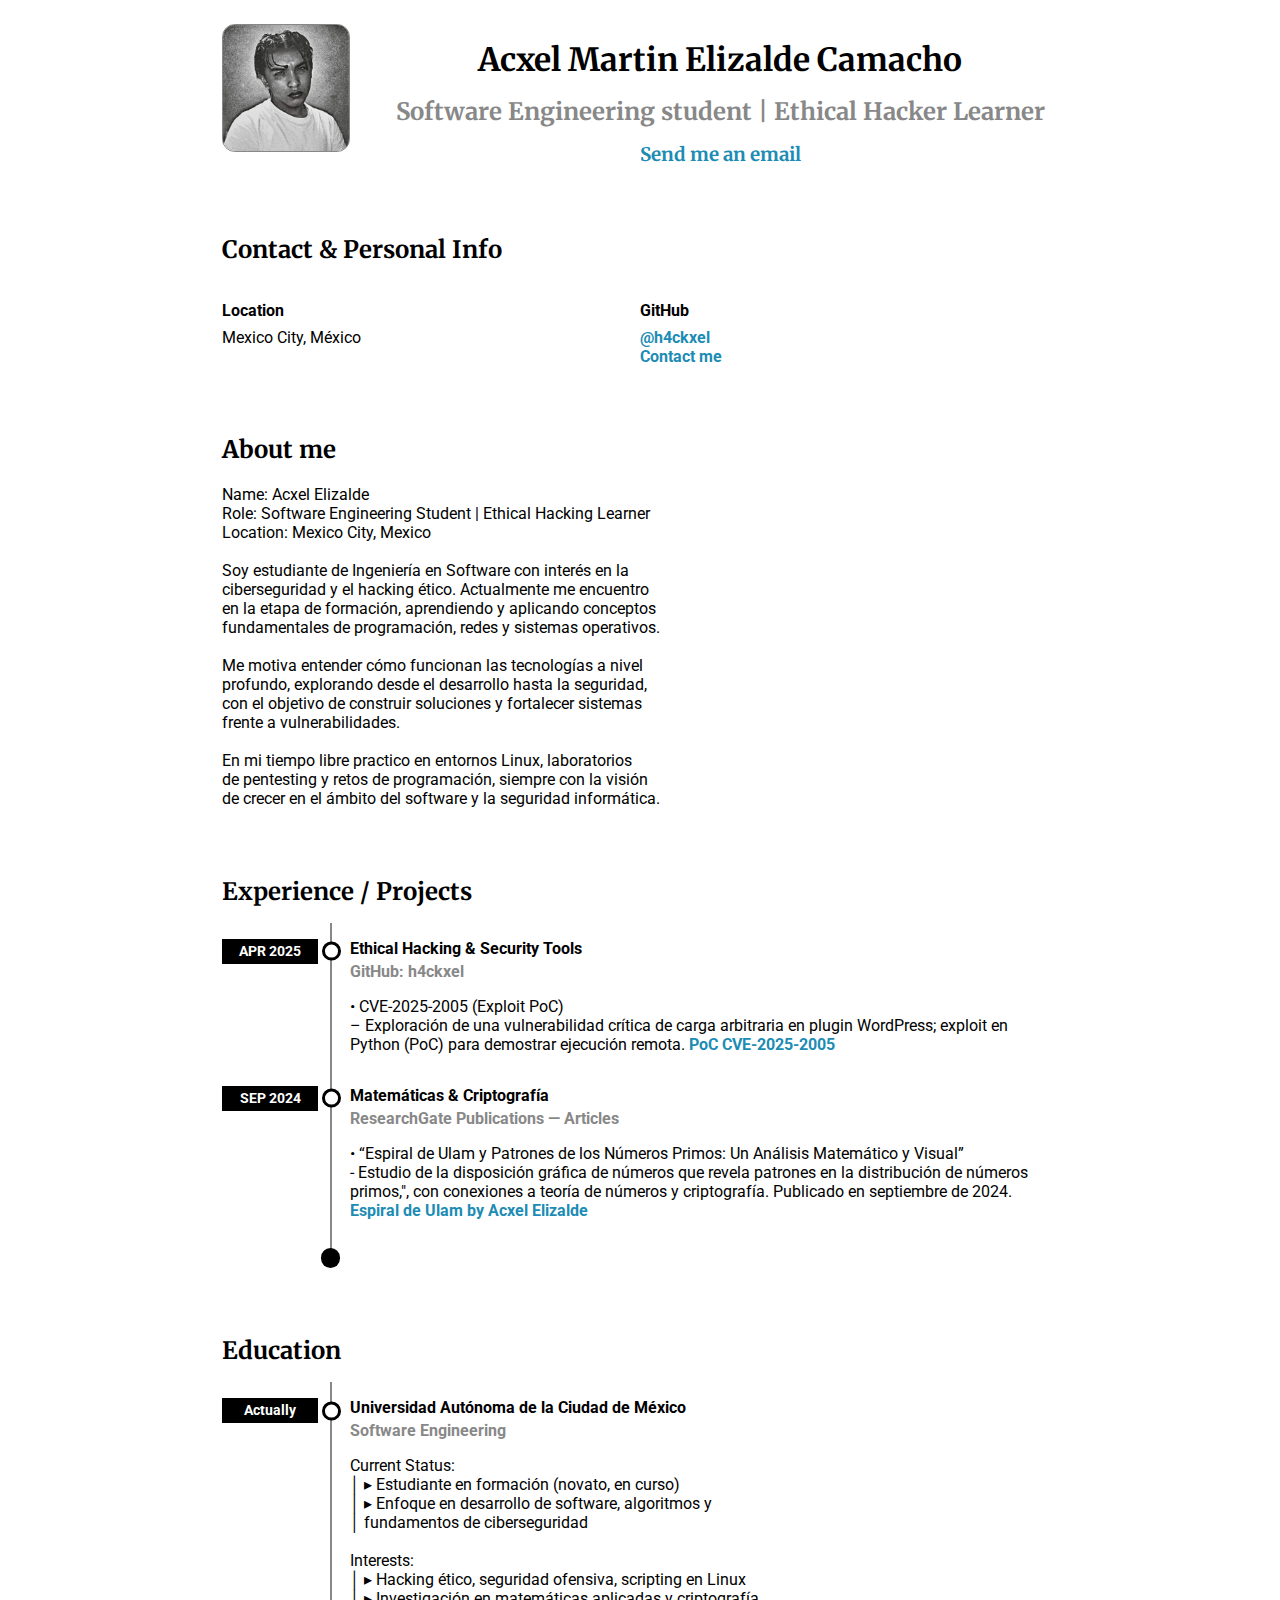
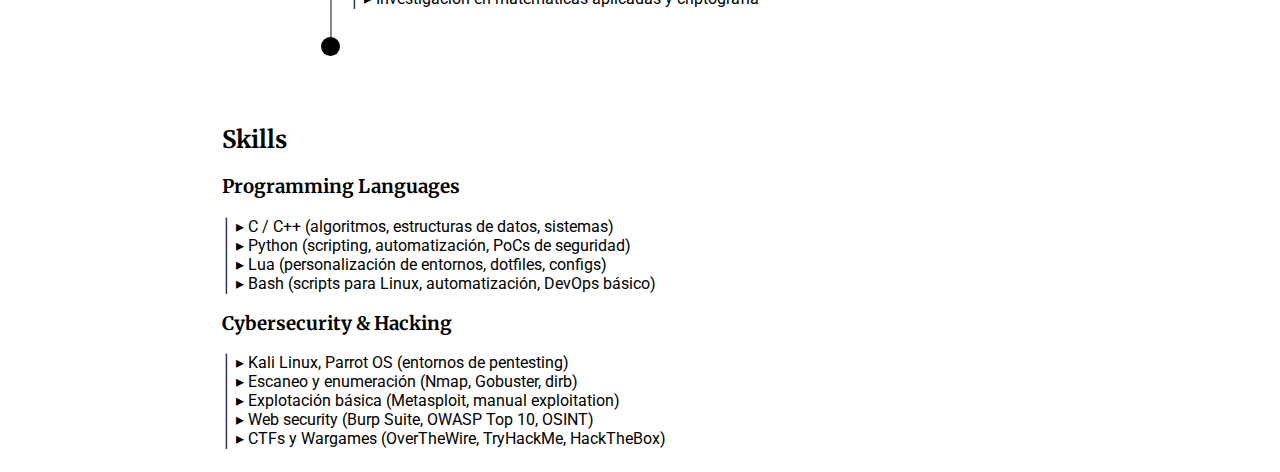
<file: index.html>
<!DOCTYPE html>
<html lang="en">
<head>
    <meta charset="UTF-8">
    <meta name="viewport" content="width=device-width, initial-scale=1.0">
    <title>CV | Acxel Elizalde</title>
    <link rel="stylesheet" href="style.css">
</head>
<body>
    <div id="main-content">
  <!-- Header section -->
   <div align="center">
       <div class="section-block" id="header">
           <div class="contents">
               <!-- Picture -->
               <img class="picture" src="images/cv_image.png" alt="Profile Picture"/>
               <!-- Headings -->
               <div class="headings-block">
                   <h1 class="heading">Acxel Martin Elizalde Camacho</h1>
                   <h2 class="subheading">Software Engineering student | Ethical Hacker Learner</h2>
                   <h3 class="subheading"><a href="mailto:acxel.programming@gmail.com">Send me an email</a></h3>
                </div>
            </div>
        </div>
    </div>
  
  <!-- Contact & Info section -->
  <div class="section-block" id="contact">
    <h2 class="heading">Contact & Personal Info</h2>
    <div class="contents">
      <!-- Example info entry -->
      <div class="column">
        <div class="info-entry">
          <div class="name">Location</div>
          <div class="value">Mexico City, México</div>
        </div>        
      </div>
      
      <div class="column">
        <div class="info-entry">
          <div class="name">GitHub</div>
          <div class="value"><a href="https://github.com/h4ckxel">@h4ckxel</a></div>
          <div class="value"><a href="contact/contact.html">Contact me</a></div>
        </div>        
      </div>
    </div>
  </div>
  
  <!-- About section -->
  <div class="section-block" id="about">
    <h2 class="heading">About me</h2>
    <div class="contents">
      <p>

 Name: Acxel Elizalde                                            <br> 
 Role: Software Engineering Student | Ethical Hacking Learner    <br> 
 Location: Mexico City, Mexico                         <br> 
                                                                 <br> 
 Soy estudiante de Ingeniería en Software con interés en la      <br> 
 ciberseguridad y el hacking ético. Actualmente me encuentro     <br> 
 en la etapa de formación, aprendiendo y aplicando conceptos     <br> 
 fundamentales de programación, redes y sistemas operativos.     <br> 
                                                                 <br> 
 Me motiva entender cómo funcionan las tecnologías a nivel       <br> 
 profundo, explorando desde el desarrollo hasta la seguridad,    <br> 
 con el objetivo de construir soluciones y fortalecer sistemas   <br> 
 frente a vulnerabilidades.                                      <br> 
                                                                 <br> 
 En mi tiempo libre practico en entornos Linux, laboratorios     <br> 
 de pentesting y retos de programación, siempre con la visión    <br> 
 de crecer en el ámbito del software y la seguridad informática. <br> 

</p>
    </div>
  </div>
  
  <!-- Experience-section -->
  <div class="section-block" id="experience">
    <h2 class="heading">Experience / Projects</h2>
    <div class="contents">
      <!-- Timeline list -->
      <div class="timeline-list">
        <!-- Example timeline item -->
        <ul>
          <li class="timeline-item">
            <div class="datetime">
              <div class="start">APR 2025</div>  
            <div class="indicator"></div>
        </div>
            <!-- Example item details -->
            <div class="item-details">
              <div class="heading">Ethical Hacking & Security Tools</div>
              <div class="subheading">GitHub: h4ckxel</div>
              <div class="description">• CVE-2025-2005 (Exploit PoC) <br>
                    – Exploración de una vulnerabilidad crítica de carga arbitraria en plugin WordPress;
                    exploit en Python (PoC) para demostrar ejecución remota. <a href="https://github.com/h4ckxel/CVE-2025-2005">PoC CVE-2025-2005</a> <br>
              </div>
          </li>
          <li class="timeline-item">
            <div class="datetime">
              <div class="start">SEP 2024</div>
            <!--
            <div class="end">DEC 2017</div>
            -->  
            <div class="indicator"></div>
        </div>
            <!-- Example item details -->
            <div class="item-details">
              <div class="heading">Matemáticas & Criptografía</div>
              <div class="subheading">ResearchGate Publications — Articles</div>
              <div class="description">• “Espiral de Ulam y Patrones de los Números Primos: Un Análisis Matemático y Visual”<br>
                - Estudio de la disposición gráfica de números que revela patrones en la distribución de números primos,",
                con conexiones a teoría de números y criptografía. Publicado en septiembre de 2024. <a href="https://www.researchgate.net/publication/384234124_Espiral_de_Ulam_y_Patrones_de_los_Numeros_Primos_Un_Analisis_Matematico_y_Visual_por_Acxel_Elizalde_h4ckxel">Espiral de Ulam by Acxel Elizalde</a>
                </div>
          </li>         
        </ul>
        
        
      </div>
    </div>
  </div>
  
  <!-- Education section -->
  <div class="section-block" id="education">
    <h2 class="heading">Education</h2>
    <div class="contents">
      <!-- Timeline list -->
      <div class="timeline-list">
        <ul>
          <li class="timeline-item">
            <div class="datetime">Actually</div>
            <div class="indicator"></div>
            <div class="item-details">
              <div class="heading">Universidad Autónoma de la Ciudad de México</div>
              <div class="subheading">Software Engineering</div>
              <div class="description">
                    Current Status: <br>
                    │  ▸ Estudiante en formación (novato, en curso)<br>
                    │  ▸ Enfoque en desarrollo de software, algoritmos y<br>
                    │    fundamentos de ciberseguridad<br>
                    <br>
                    Interests:<br>
                    │  ▸ Hacking ético, seguridad ofensiva, scripting en Linux<br>
                    │  ▸ Investigación en matemáticas aplicadas y criptografía<br>
                </div>
            </div>
          </li>
        </ul>
      </div>
    </div>
  </div>
  
  <!-- Skills section -->
  <div class="section-block" id="skills">
    <h2 class="heading">Skills</h2>
    <div class="contents">
      <!-- Example area -->
      <div class="section-block">
        <h3 class="heading">Programming Languages</h3>
        <div class="description">
            │  ▸ C / C++ (algoritmos, estructuras de datos, sistemas) <br>
            │  ▸ Python (scripting, automatización, PoCs de seguridad) <br>
            │  ▸ Lua (personalización de entornos, dotfiles, configs) <br>
            │  ▸ Bash (scripts para Linux, automatización, DevOps básico)
        </div>
        <h3 class="heading">Cybersecurity & Hacking</h3>
        <div class="description">
            │  ▸ Kali Linux, Parrot OS (entornos de pentesting) <br>
            │  ▸ Escaneo y enumeración (Nmap, Gobuster, dirb) <br>
            │  ▸ Explotación básica (Metasploit, manual exploitation)<br>
            │  ▸ Web security (Burp Suite, OWASP Top 10, OSINT)<br>
            │  ▸ CTFs y Wargames (OverTheWire, TryHackMe, HackTheBox)
        </div>
    </div>
  </div>

</div>
</body>
</html>
</file>
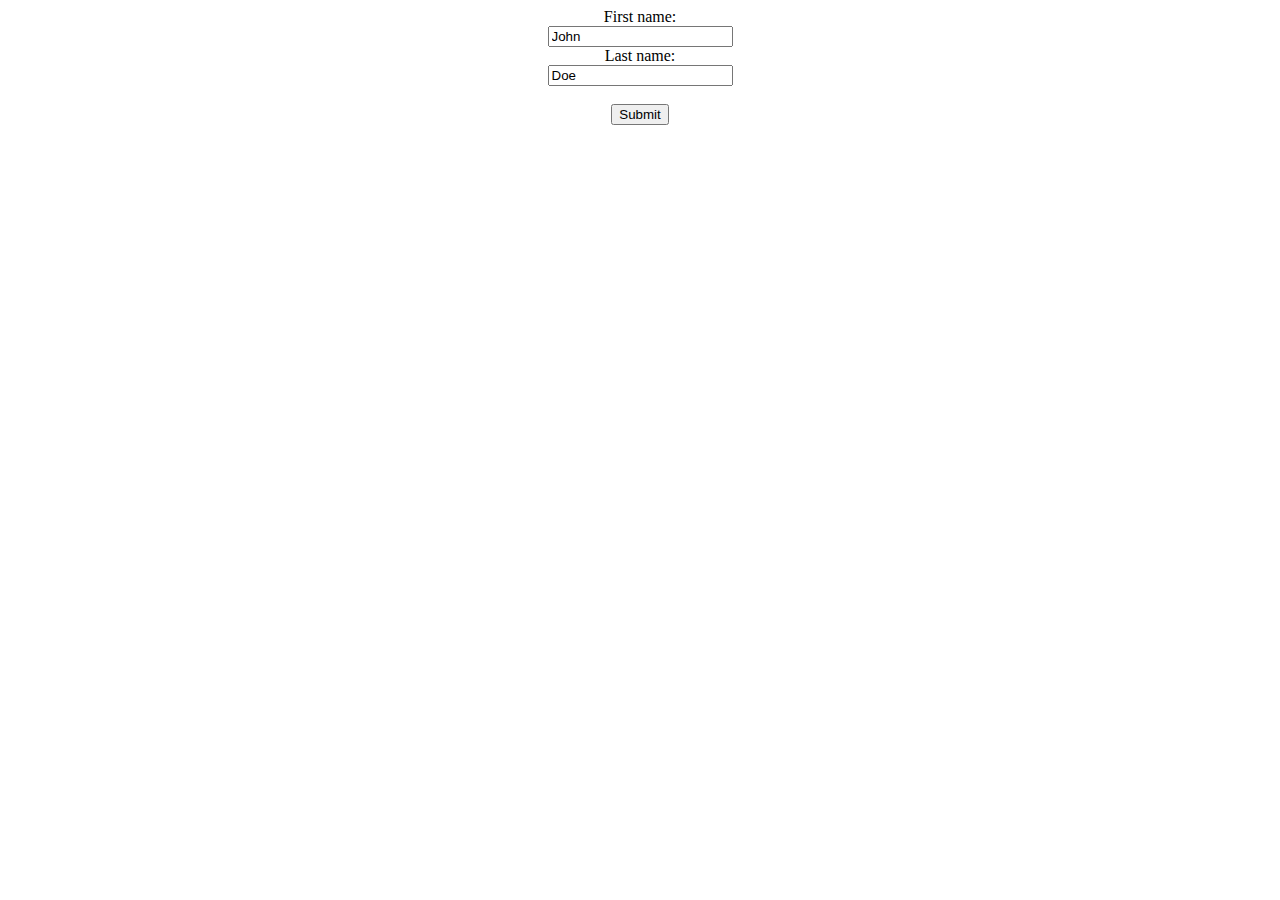
<file: contact/contact.html>
<!DOCTYPE html>
<html lang="en">
<head>
    <meta charset="UTF-8">
    <meta name="viewport" content="width=device-width, initial-scale=1.0">
    <title>Contact Section</title>
</head>
<body>
    <div align="center">
        <form action="/action_page.php">
            <label for="fname">First name:</label><br>
            <input type="text" id="fname" name="fname" value="John"><br>
            <label for="lname">Last name:</label><br>
            <input type="text" id="lname" name="lname" value="Doe"><br><br>
            <input type="submit" value="Submit">
        </div>
</form>
</body>
</html>
</file>
<file: style.css>
@import url('https://fonts.googleapis.com/css?family=Roboto:400,700');
@import url('https://fonts.googleapis.com/css?family=Merriweather:400,700');

/* Variables sustituidas */
/* $font-color-1: #000; */
/* $font-color-2: #888; */
/* $font-color-inverse: #fff; */
/* $background-color: #fff; */
/* $background-color-inverse: #000; */
/* $font-family-1: "Roboto", sans-serif; */
/* $font-family-2: "Merriweather", serif; */

* {
  box-sizing: border-box;
}

html {
  font-size: 3.5vw;
  background: #fff;
  color: #000;
  font-family: "Roboto", sans-serif;
}

#main-content {
  min-height: 100vh;
}

a {
  text-decoration: none;
  color: rgb(28, 140, 180);
  font-weight: bold;
}

.section-block {
  padding: 1rem;  
}
.section-block > .heading {
  font-family: "Merriweather", serif;
}
.section-block > .contents {
  font-family: "Roboto", sans-serif;
}

/* Header section */
#header > .contents {
  display: flex;
  flex-direction: row;
}

#header > .contents > .picture {
  border: 1px solid #888;
  border-radius: 10%;    
  width: 8rem;
  height: 8rem;
}

#header > .contents > .headings-block {
  flex-grow: 1;
  margin-left: 1rem;
}
#header > .contents > .headings-block > .heading {
  font-family: "Merriweather", serif;      
  margin: 1rem 0;
  padding: 0;
}
#header > .contents > .headings-block > .subheading {
  font-family: "Merriweather", serif;      
  margin: 1rem 0;
  padding: 0;
  color: #888;
}

/* Contact & Info section */
#contact > .contents {
  display: flex;
  flex-direction: row;
}
#contact > .contents > .column {
  width: 50%;
}

.info-entry {
  margin: 1rem 1rem 1rem 0;
}
.info-entry > .name {
  font-weight: bold;
  padding-bottom: 0.5rem;
}
.info-entry > .value {}

/* About section */
#about > .contents > .description {}

/* Experience */
#experience > .contents > .timeline-list {}
#experience > .contents > .description {}

.timeline-list {
  position: relative;
  margin-top: 2rem;
  margin-bottom: 3rem;
}
.timeline-list ul {
  list-style-type: none;
  padding-left: 0;
}
.timeline-list:before {
  content: '';
  width: 1.2rem;
  height: 1.2rem;
  background: #000;
  position: absolute;
  bottom: -2rem;
  left: 6.2rem;
  border-radius: 50%;
  z-index: 1;
}
.timeline-list:after {
  content: '';
  position: absolute;
  top: -1em;
  bottom: -1rem;
  left: 6.75rem;
  background: #888;
  width: 0.15rem;
}

.timeline-item {
  display: flex;
  margin: 1rem 0;
}
.timeline-item > .datetime {
  font-size: 0.9rem;
  width: 6rem;
  font-weight: bold;
  align-self: flex-start;
  position: relative;
  background: #000;
  color: #fff;
  padding: 0.25rem;
  text-align: center;
}
.timeline-item > .datetime:after {
  content: '';
  position: absolute;      
  width: 0.8rem;
  height: 0.8rem;
  background: #fff;
  border: 0.2rem solid #000;
  border-radius: 50%;
  top: 50%;
  transform: translateY(-50%);
  left: 6.25rem;
  z-index: 1;
}
.timeline-item > .item-details {
  flex: 1;
  margin-left: 2rem;
  font-size: 1rem;
}

.item-details > .heading {
  font-weight: bold;
  padding-bottom: 0.25rem;
}
.item-details > .subheading {
  font-weight: bold;
  color: #888;
}
.item-details > .description {
  padding: 1rem 0;
}

/* Education */
#education {}

/* Skills */
#skills > .contents > .section-block {
  padding: 0;
}

.skills-list {
  list-style-type: none;
  margin: 0;
  padding: 0;
  display: flex;
  flex-wrap: wrap;
}
.skills-list > .skill-item {
  display: flex;
  flex-direction: column;
  justify-content: flex-end;
  margin: 1rem 0;
  padding-right: 1rem;
  width: calc(100%/2);
}

.skill-item > .name {
  font-weight: bold;
  color: #000;
  font-size: 1rem;
}

.progress-bar > .bar {
  position: relative;
  height: 0.25rem;
  background: #888;
  margin: 0.75rem 0;
}

/* progress bar scores */
.progress-bar > .bar[data-score="0"]:before,
.progress-bar > .bar[data-score="1"]:before,
.progress-bar > .bar[data-score="2"]:before,
.progress-bar > .bar[data-score="3"]:before,
.progress-bar > .bar[data-score="4"]:before,
.progress-bar > .bar[data-score="5"]:before,
.progress-bar > .bar[data-score="6"]:before,
.progress-bar > .bar[data-score="7"]:before,
.progress-bar > .bar[data-score="8"]:before,
.progress-bar > .bar[data-score="9"]:before,
.progress-bar > .bar[data-score="10"]:before {
  content: '';
  position: absolute;
  display: block;
  background: #000;
  height: 100%;
}
.progress-bar > .bar[data-score="0"]:after,
.progress-bar > .bar[data-score="1"]:after,
.progress-bar > .bar[data-score="2"]:after,
.progress-bar > .bar[data-score="3"]:after,
.progress-bar > .bar[data-score="4"]:after,
.progress-bar > .bar[data-score="5"]:after,
.progress-bar > .bar[data-score="6"]:after,
.progress-bar > .bar[data-score="7"]:after,
.progress-bar > .bar[data-score="8"]:after,
.progress-bar > .bar[data-score="9"]:after,
.progress-bar > .bar[data-score="10"]:after {
  content: '';
  position: absolute;
  display: block;
  background: #000;
  width: 0.75rem;
  height: 0.75rem;
  top: 50%;
  transform: translateY(-50%) translateX(-50%);
  border-radius: 50%;
}

/* valores de ancho para cada score */
.progress-bar > .bar[data-score="0"]:before { width: 0%; }
.progress-bar > .bar[data-score="1"]:before { width: 10%; }
.progress-bar > .bar[data-score="2"]:before { width: 20%; }
.progress-bar > .bar[data-score="3"]:before { width: 30%; }
.progress-bar > .bar[data-score="4"]:before { width: 40%; }
.progress-bar > .bar[data-score="5"]:before { width: 50%; }
.progress-bar > .bar[data-score="6"]:before { width: 60%; }
.progress-bar > .bar[data-score="7"]:before { width: 70%; }
.progress-bar > .bar[data-score="8"]:before { width: 80%; }
.progress-bar > .bar[data-score="9"]:before { width: 90%; }
.progress-bar > .bar[data-score="10"]:before { width: 100%; }

.progress-bar > .bar[data-score="0"]:after { left: 0%; }
.progress-bar > .bar[data-score="1"]:after { left: 10%; }
.progress-bar > .bar[data-score="2"]:after { left: 20%; }
.progress-bar > .bar[data-score="3"]:after { left: 30%; }
.progress-bar > .bar[data-score="4"]:after { left: 40%; }
.progress-bar > .bar[data-score="5"]:after { left: 50%; }
.progress-bar > .bar[data-score="6"]:after { left: 60%; }
.progress-bar > .bar[data-score="7"]:after { left: 70%; }
.progress-bar > .bar[data-score="8"]:after { left: 80%; }
.progress-bar > .bar[data-score="9"]:after { left: 90%; }
.progress-bar > .bar[data-score="10"]:after { left: 100%; }

@media (min-width: 500px) {
  html {
    font-size: 1em;
  }
  .skills-list > .skill-item {
    width: calc(100%/3);
  }
}

@media (min-width: 720px) {
  #main-content {
    max-width: 900px;
    margin: 0 auto;
    padding: 0 1rem;
  }
  #header > .contents > .headings-block {
    margin-left: 2rem;
  }
  .skills-list > .skill-item {
    width: calc(100%/4);
  }
}

@media (min-width: 960px) {
  .skills-list > .skill-item {
    width: calc(100%/5);
  }
}
</file>
